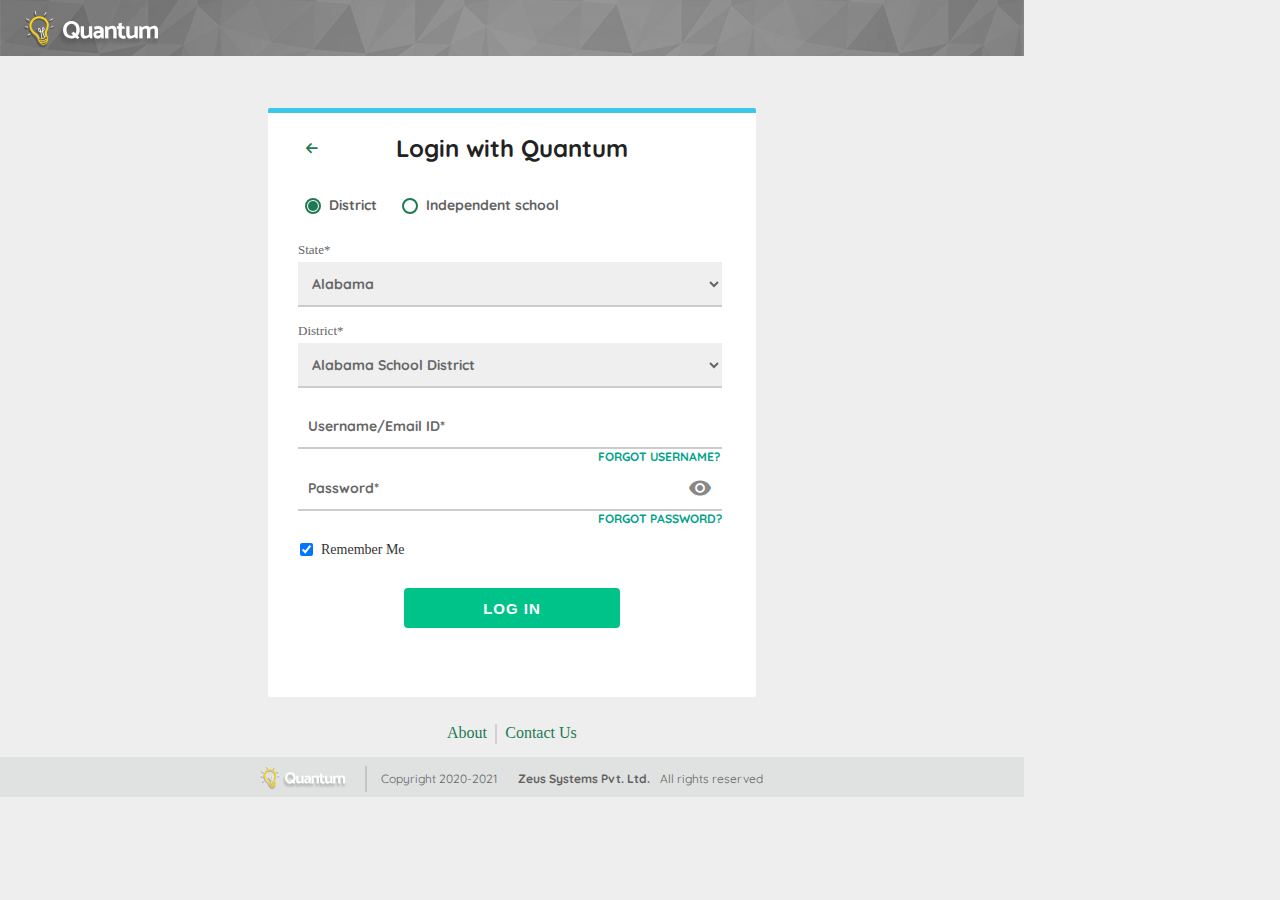
<file: index.html>
<!DOCTYPE html>
<html lang="en">

<head>
    <meta charset="UTF-8">
    <meta name="viewport" content="width=device-width, initial-scale=1.0">
    <title>Document</title>
    <link rel="stylesheet" href="styles.css">
    <link rel="stylesheet" href="https://cdnjs.cloudflare.com/ajax/libs/font-awesome/6.5.0/css/all.min.css">
    <!-- Add this inside your <head> tag -->
    <link href="https://fonts.googleapis.com/css?family=Quicksand:400,500,700&display=swap" rel="stylesheet">
    <link href="https://fonts.googleapis.com/icon?family=Material+Icons" rel="stylesheet">

</head>

<body>
    <div class="container">
        <header>
            <div class="logo">
                <img src="icons/logo used in header.svg" alt="">
            </div>
        </header>
        <main>
            <div class="form-container">
                <div class="form-heading">
                    <div class="back-button">
                        <button>
                            <i class="fas fa-arrow-left"></i>
                        </button>
                    </div>
                    <div class="form-text">Login with Quantum</div>
                </div>
                <div class="radio-group">
                    <label>
                        <input type="radio" name="schoolType" checked> District
                    </label>
                    <label>
                        <input type="radio" name="schoolType"> Independent school
                    </label>
                </div>
                <div class="form-group">
                    <label for="state">State*</label>
                    <select id="state">
                        <option>Alabama</option>
                    </select>
                </div>

                <div class="form-group">
                    <label for="district">District*</label>
                    <select id="district">
                        <option>Alabama School District</option>
                    </select>
                </div>

                <div class="form-group">
                    <!-- <label for="username">Username/Email ID*</label> -->
                    <input placeholder="Username/Email ID*" type="text" id="username" />
                    <a href="#" class="forgot-link">FORGOT USERNAME?</a>
                </div>

                <div class="form-group password-group">
                    <!-- <label for="password">Password*</label> -->
                    <div class="password-wrapper">
                        <input placeholder="Password*" type="password" id="password" />
                        <span class="material-icons eye-icon">visibility</span>
                    </div>
                    <a href="#" class="forgot-link">FORGOT PASSWORD?</a>
                </div>
                <div class="checkbox-group">
                    <input type="checkbox" id="remember" checked>
                    <label for="remember">Remember Me</label>
                </div>

                <button class="login-btn">LOG IN</button>
            </div>
        </main>
        <footer>
            <div class="footer-top">
                <div class="About">About</div>
                <div class="divide"></div>
                <div class="Contact Us">Contact Us</div>
            </div>
            <div class="footer-bottom">
                <div> <img src="icons/logo used in header.svg" alt="" class="logo-footer"></div>
                <div class="divide1"></div>
                <div class="copyright">Copyright 2020-2021</div>
                <div class="copyright1">Zeus Systems Pvt. Ltd.</div>
                <div class="copyright2">All rights reserved</div>
            </div>
        </footer>
    </div>
</body>

</html>
</file>
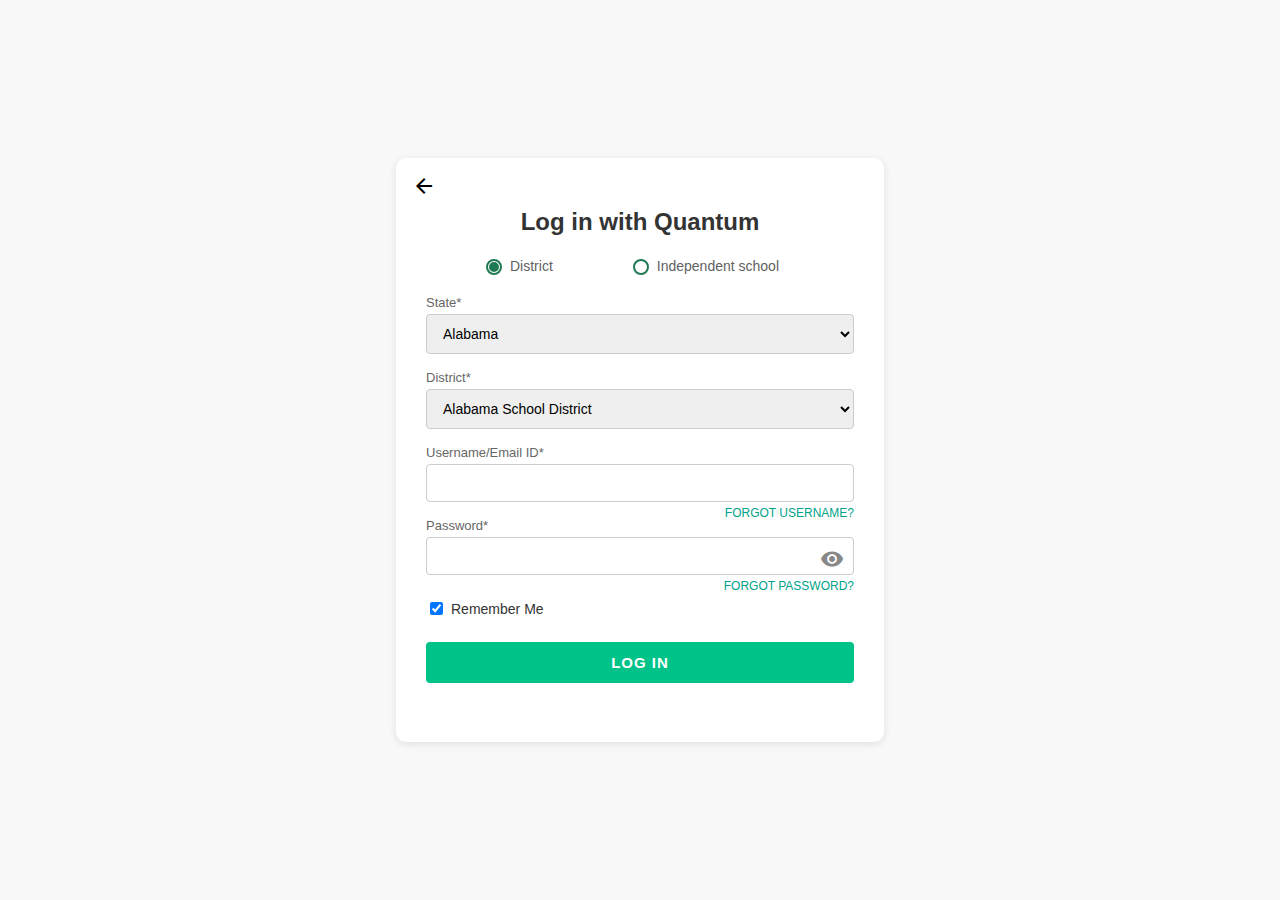
<file: index1.html>
<!DOCTYPE html>
<html lang="en">
<head>
  <meta charset="UTF-8" />
  <meta name="viewport" content="width=device-width, initial-scale=1.0"/>
  <title>Quantum Login</title>
  <link rel="stylesheet" href="style.css">
  <link href="https://fonts.googleapis.com/icon?family=Material+Icons" rel="stylesheet">
</head>
<body>
  <div class="login-container">
    <div class="back-arrow">
      <span class="material-icons">arrow_back</span>
    </div>
    <h2>Log in with Quantum</h2>

    <div class="radio-group">
      <label>
          <input type="radio" name="schoolType" checked> District
      </label>
      <label>
          <input type="radio" name="schoolType"> Independent school
      </label>
  </div>

    <div class="form-group">
      <label for="state">State*</label>
      <select id="state">
        <option>Alabama</option>
      </select>
    </div>

    <div class="form-group">
      <label for="district">District*</label>
      <select id="district">
        <option>Alabama School District</option>
      </select>
    </div>

    <div class="form-group">
      <label for="username">Username/Email ID*</label>
      <input type="text" id="username" />
      <a href="#" class="forgot-link">FORGOT USERNAME?</a>
    </div>

    <div class="form-group password-group">
      <label for="password">Password*</label>
      <div class="password-wrapper">
        <input type="password" id="password" />
        <span class="material-icons eye-icon">visibility</span>
      </div>
      <a href="#" class="forgot-link">FORGOT PASSWORD?</a>
    </div>

    <div class="checkbox-group">
      <input type="checkbox" id="remember" checked>
      <label for="remember">Remember Me</label>
    </div>

    <button class="login-btn">LOG IN</button>
  </div>
</body>
</html>
</file>
<file: styles.css>
body {
    margin: 0;
    width: 1024px;
    height: 798px;
    background-color: #EEEEEE;
}

header {
    position: fixed;
    /* Makes the header fixed at the top */
    top: 0;
    /* Aligns it to the top of the viewport */
    left: 0;
    /* Aligns it to the left of the viewport */
    width: 1024px;
    /* Ensures the header spans the full width */
    height: 56px;
    /* Keeps the original height */
    z-index: 1000;
    /* Ensures the header is in front of other elements */
    background-image: url(header\ pattern\ image.png);
    /* Keeps the background */
}

.logo {
    position: relative;
    top: 11px;
    left: 24px;
    width: 134px;
    height: 36px;
    /* UI Properties */
    opacity: 1;
}

main {
    height: 668px;
    margin-bottom: 55px;
}

footer {

    width: 1024px;
    height: 74px;
    /* UI Properties */
    opacity: 1;
}

.footer-top {
    display: flex;
    top: 724px;
    left: 0px;
    width: 1024px;
    height: 34px;
    /* UI Properties */
    opacity: 1;
}

.footer-bottom {
    display: flex;
    top: 758px;
    left: 0px;
    width: 1024px;
    height: 40px;
    /* UI Properties */
    background: #E0E1E1 0% 0% no-repeat padding-box;
    opacity: 1;
}

.About {
    position: absolute;
    top: 724px;
    left: 447px;
    width: 40px;
    height: 18px;
    /* UI Properties */
    text-align: center;
    font: normal normal medium 14px/18px Quicksand;
    letter-spacing: 0px;
    color: #1F7A54;
    opacity: 1;
}

.Contact {
    position: absolute;
    top: 724px;
    left: 505px;
    width: 72px;
    height: 18px;
    /* UI Properties */
    text-align: center;
    font: normal normal medium 14px/18px Quicksand;
    letter-spacing: 0px;
    color: #1F7A54;
    opacity: 1;
}

.divide {
    position: absolute;
    top: 724px;
    left: 495px;
    width: 0px;
    height: 18px;
    /* UI Properties */
    border: 1px solid #0000001F;
    opacity: 1;
}

.logo-footer {
    position: absolute;
    top: 766px;
    left: 259px;
    width: 90px;
    height: 24px;
    /* UI Properties */
    opacity: 1;
}

.divide1 {
    position: absolute;
    /* Layout Properties */
    top: 766px;
    left: 365px;
    width: 0px;
    height: 24px;
    /* UI Properties */
    border: 1px solid #0000001F;
    opacity: 1;
}

.copyright {
    /* Layout Properties */
    position: absolute;
    top: 771px;
    left: 381px;
    width: 129px;
    height: 15px;
    /* UI Properties */
    text-align: left;
    font-family: 'Quicksand';
    font-size: 12px;
    letter-spacing: 0px;
    color: #616161;
    opacity: 1;
}

.copyright1 {
    /* Layout Properties */
    position: absolute;
    top: 771px;
    left: 518px;
    width: 145px;
    height: 15px;
    /* UI Properties */
    text-align: left;
    font-family: 'Quicksand';
    font-size: 12px;
    font-weight: bold;
    letter-spacing: 0px;
    color: #616161;
    opacity: 1;
}

.copyright2 {
    /* Layout Properties */
    position: absolute;
    top: 771px;
    left: 660px;
    width: 106px;
    height: 15px;
    /* UI Properties */
    text-align: left;
    font-family: 'Quicksand';
    font-size: 12px;
    letter-spacing: 0px;
    color: #616161;
    opacity: 1;
}

.form-container {
    /* Layout Properties */
    position: absolute;
    border-top: 5px solid #3AC7EC;
    border-radius: 2px;
    top: 108px;
    left: 268px;
    width: 488px;
    height: 584px;
    /* UI Properties */
    background: #FFFFFF 0% 0% no-repeat padding-box;
    opacity: 1;
}

.back-button {
    /* Layout Properties */
    position: absolute;
    top: 22px;
    left: 32px;
    width: 17px;
    height: 26px;
    /* UI Properties */
    text-align: left;
    letter-spacing: 0.65px;
}

button {
    color: #1F7A54;
    border: none;
    background-color: #FFFFFF;
    width: 17px;
    height: 26px;
}

.form-text {
    position: absolute;
    top: 20px;
    left: 126px;
    width: 236px;
    height: 30px;
    /* UI Properties */
    text-align: center;
    font-family: Quicksand;
    font-size: 24px;
    font-weight: 700;
    letter-spacing: 0px;
    color: #222222;
    opacity: 1;
}

.radio-group {
    position: absolute;
    display: flex;
    justify-content: space-evenly;
    margin-bottom: 20px;
    top: 82px;
    left: 32px;
}

.radio-group label {
    font-size: 16px;
    color: #333;
    font-family: Quicksand;
    font-weight: 800;

}

/* Style for the radio buttons */
.radio-group input[type="radio"] {
    appearance: none;
    /* Remove default styling */
    width: 16px;
    /* Outer circle size */
    height: 16px;
    /* Outer circle size */
    border: 2px solid #1F7A54;
    /* Green border */
    border-radius: 50%;
    /* Make it circular */
    outline: none;
    cursor: pointer;
    margin-right: 8px;
    background-color: #fff;
    /* White background */
    position: relative;
    /* Required for pseudo-element positioning */
}

.radio-group input[type="radio"]:checked::before {
    content: '';
    position: absolute;
    top: 50%;
    /* Center vertically */
    left: 50%;
    /* Center horizontally */
    transform: translate(-50%, -50%);
    /* Adjust to center */
    width: 10px;
    /* Inner circle size */
    height: 10px;
    /* Inner circle size */
    background-color: #1F7A54;
    /* Green fill */
    border-radius: 50%;
    /* Make it circular */
}

.radio-group label {
    font-family: 'Quicksand', sans-serif;
    font-size: 14px;
    color: #616161;
    /* Text color */
    display: flex;
    align-items: center;
    margin-right: 20px;
    /* Space between labels */
}

.form-group {
    margin-bottom: 16px;
    position: relative;
    top: 129px;
    left: 30px;
}

.form-group label {
    display: block;
    font-size: 13px;
    color: #666;
    margin-bottom: 4px;
}

.form-group input,
.form-group select {
    width: 424px;
    height: 45px;
    padding: 6px 10px;
    color: #666;
    /* Placeholder text color */
    font-size: 14px;
    font-family: Quicksand;
    font-weight: 800;
    border: none;
    border-bottom: 2px solid #ccc;
    outline: none;
    box-sizing: border-box;
}

input::placeholder {
    font-family: 'Quicksand', sans-serif;
    /* Change to your desired font */
    font-size: 14px;
    /* Adjust font size */
    color: #666;
    /* Placeholder text color */
    font-weight: 800;
    ;
}

.forgot-link {
    font-size: 12px;
    font-family: Quicksand;
    font-weight: 800;
    color: #00A28A;
    text-decoration: none;
    position: absolute;
    left: 300px;
    width: 142px;
    height: 18px;
    bottom: -18px;
}

.password-group {
    margin-bottom: 24px;
    top: 130px;
}

.password-wrapper {
    position: relative;
}

.password-wrapper .eye-icon {
    position: absolute;
    left: 390px;
    top: 10px;
    color: #888;
    cursor: pointer;
}

.checkbox-group {
    display: flex;
    position: relative;
    align-items: center;
    margin-bottom: 24px;
    top: 135px;
    left: 28px;
}

.checkbox-group input[type="checkbox"] {
    margin-right: 8px;
}

.checkbox-group label {
    font-size: 14px;
    color: #333;
}

.login-btn {
    position: relative;
    width: 216px;
    height: 40px;
    padding: 12px;
    font-size: 15px;
    background-color: #00C389;
    color: #fff;
    border: none;
    border-radius: 4px;
    cursor: pointer;
    letter-spacing: 1px;
    font-weight: bold;
    top: 140px;
    left: 136px;
}
</file>
<file: style.css>
body {
    font-family: 'Segoe UI', sans-serif;
    background-color: #f8f8f8;
    display: flex;
    align-items: center;
    justify-content: center;
    height: 100vh;
    margin: 0;
  }
  
  .login-container {
    background-color: #fff;
    width: 488px;
    height: 584px;
    border-radius: 10px;
    padding: 20px 30px;
    box-shadow: 0 2px 8px rgba(0,0,0,0.1);
    box-sizing: border-box;
    position: relative;
  }
  
  .back-arrow {
    position: absolute;
    top: 16px;
    left: 16px;
    cursor: pointer;
  }
  
  h2 {
    text-align: center;
    margin-top: 30px;
    margin-bottom: 20px;
    color: #333;
  }
  
  .radio-group {
    display: flex;
    justify-content: space-evenly;
    margin-bottom: 20px;
  }
  
  .radio-group label {
    font-size: 14px;
    color: #333;
  }
  
  .form-group {
    margin-bottom: 16px;
    position: relative;
  }
  
  .form-group label {
    display: block;
    font-size: 13px;
    color: #666;
    margin-bottom: 4px;
  }
  
  .form-group input,
  .form-group select {
    width: 100%;
    padding: 10px 12px;
    font-size: 14px;
    border: 1px solid #ccc;
    border-radius: 4px;
    outline: none;
    box-sizing: border-box;
  }
  
  .forgot-link {
    font-size: 12px;
    color: #00A28A;
    text-decoration: none;
    position: absolute;
    right: 0;
    bottom: -18px;
  }
  
  .password-group {
    margin-bottom: 24px;
  }
  
  .password-wrapper {
    position: relative;
  }
  
  .password-wrapper .eye-icon {
    position: absolute;
    right: 10px;
    top: 10px;
    color: #888;
    cursor: pointer;
  }
  
  .checkbox-group {
    display: flex;
    align-items: center;
    margin-bottom: 24px;
  }
  
  .checkbox-group input[type="checkbox"] {
    margin-right: 8px;
  }
  
  .checkbox-group label {
    font-size: 14px;
    color: #333;
  }
  
  .login-btn {
    width: 100%;
    padding: 12px;
    font-size: 15px;
    background-color: #00C389;
    color: #fff;
    border: none;
    border-radius: 4px;
    cursor: pointer;
    letter-spacing: 1px;
    font-weight: bold;
  }
  
  /* Style for the radio buttons */
  .radio-group input[type="radio"] {
    appearance: none; /* Remove default styling */
    width: 16px; /* Outer circle size */
    height: 16px; /* Outer circle size */
    border: 2px solid #1F7A54; /* Green border */
    border-radius: 50%; /* Make it circular */
    outline: none;
    cursor: pointer;
    margin-right: 8px;
    background-color: #fff; /* White background */
    position: relative; /* Required for pseudo-element positioning */
}

.radio-group input[type="radio"]:checked::before {
    content: '';
    position: absolute;
    top: 50%; /* Center vertically */
    left: 50%; /* Center horizontally */
    transform: translate(-50%, -50%); /* Adjust to center */
    width: 10px; /* Inner circle size */
    height: 10px; /* Inner circle size */
    background-color: #1F7A54; /* Green fill */
    border-radius: 50%; /* Make it circular */
}

.radio-group label {
  font-family: 'Quicksand', sans-serif;
  font-size: 14px;
  color: #616161; /* Text color */
  display: flex;
  align-items: center;
  margin-right: 20px; /* Space between labels */
}
</file>
